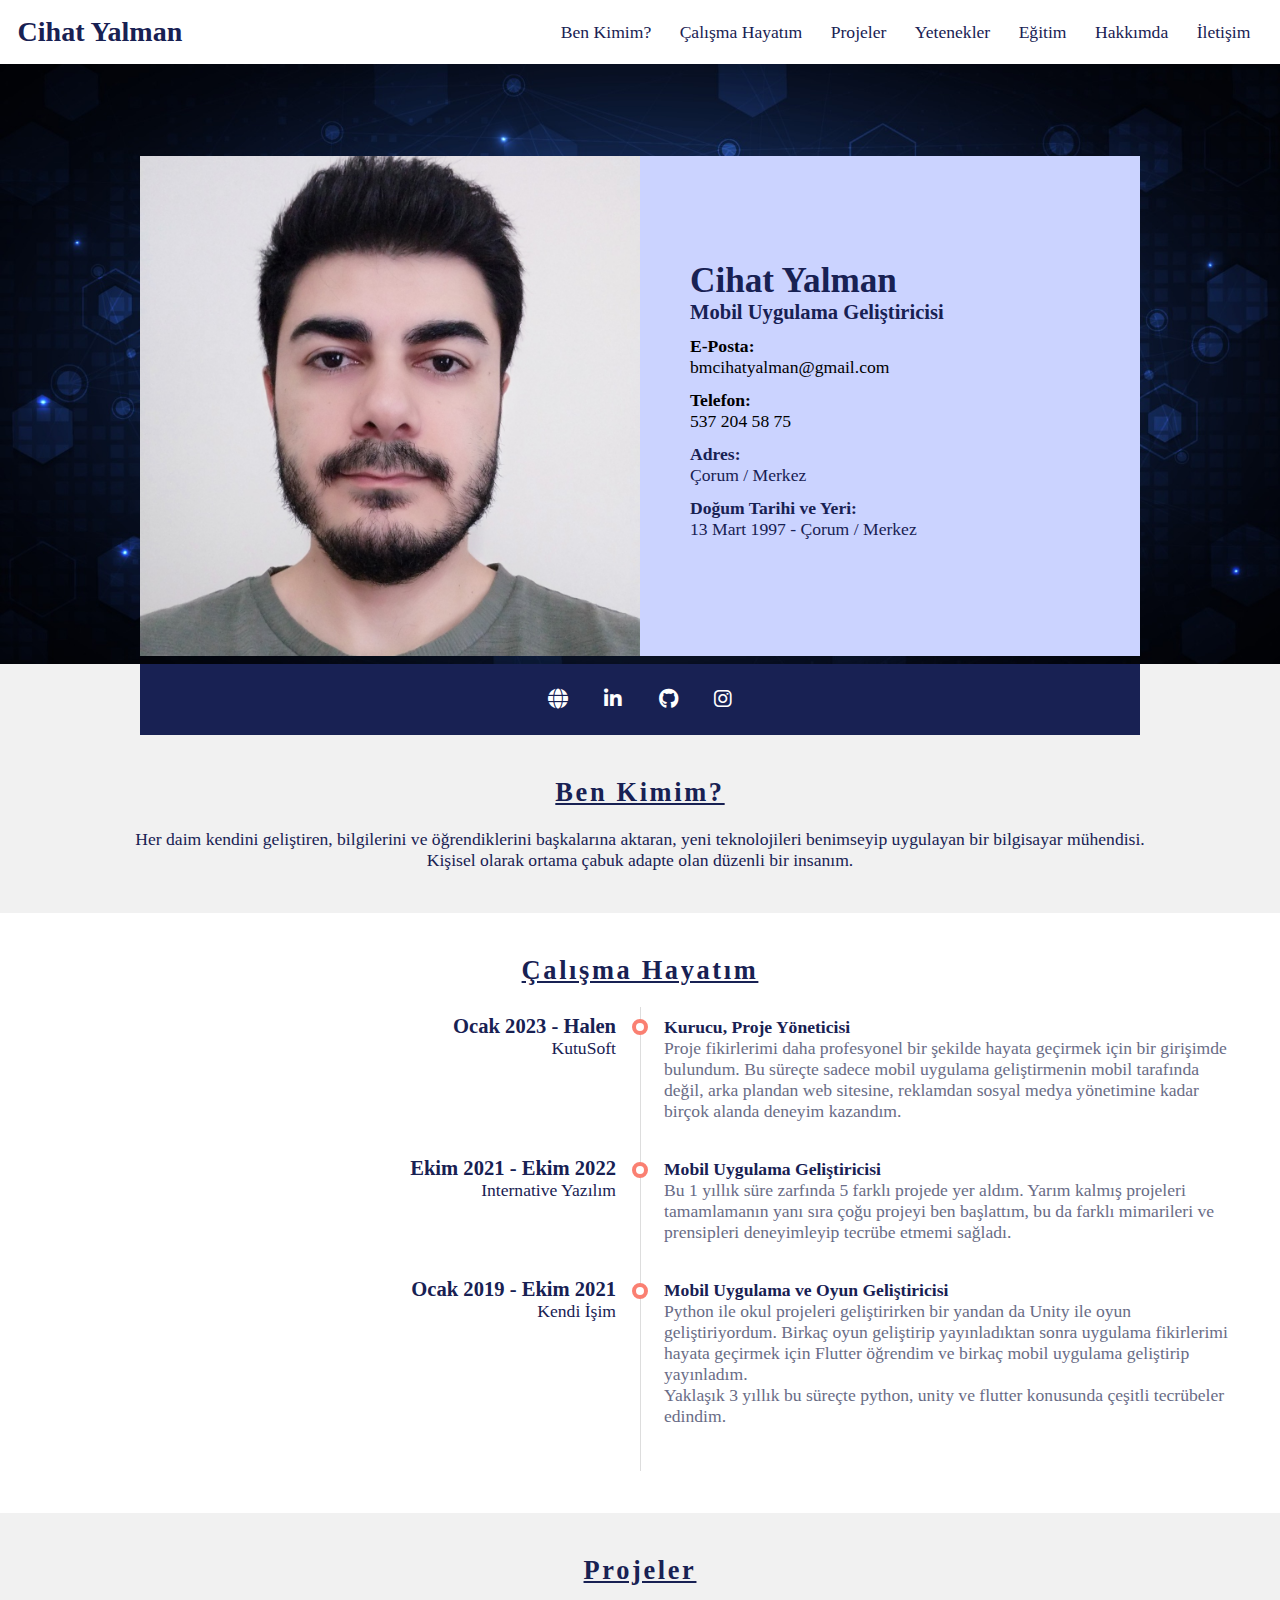
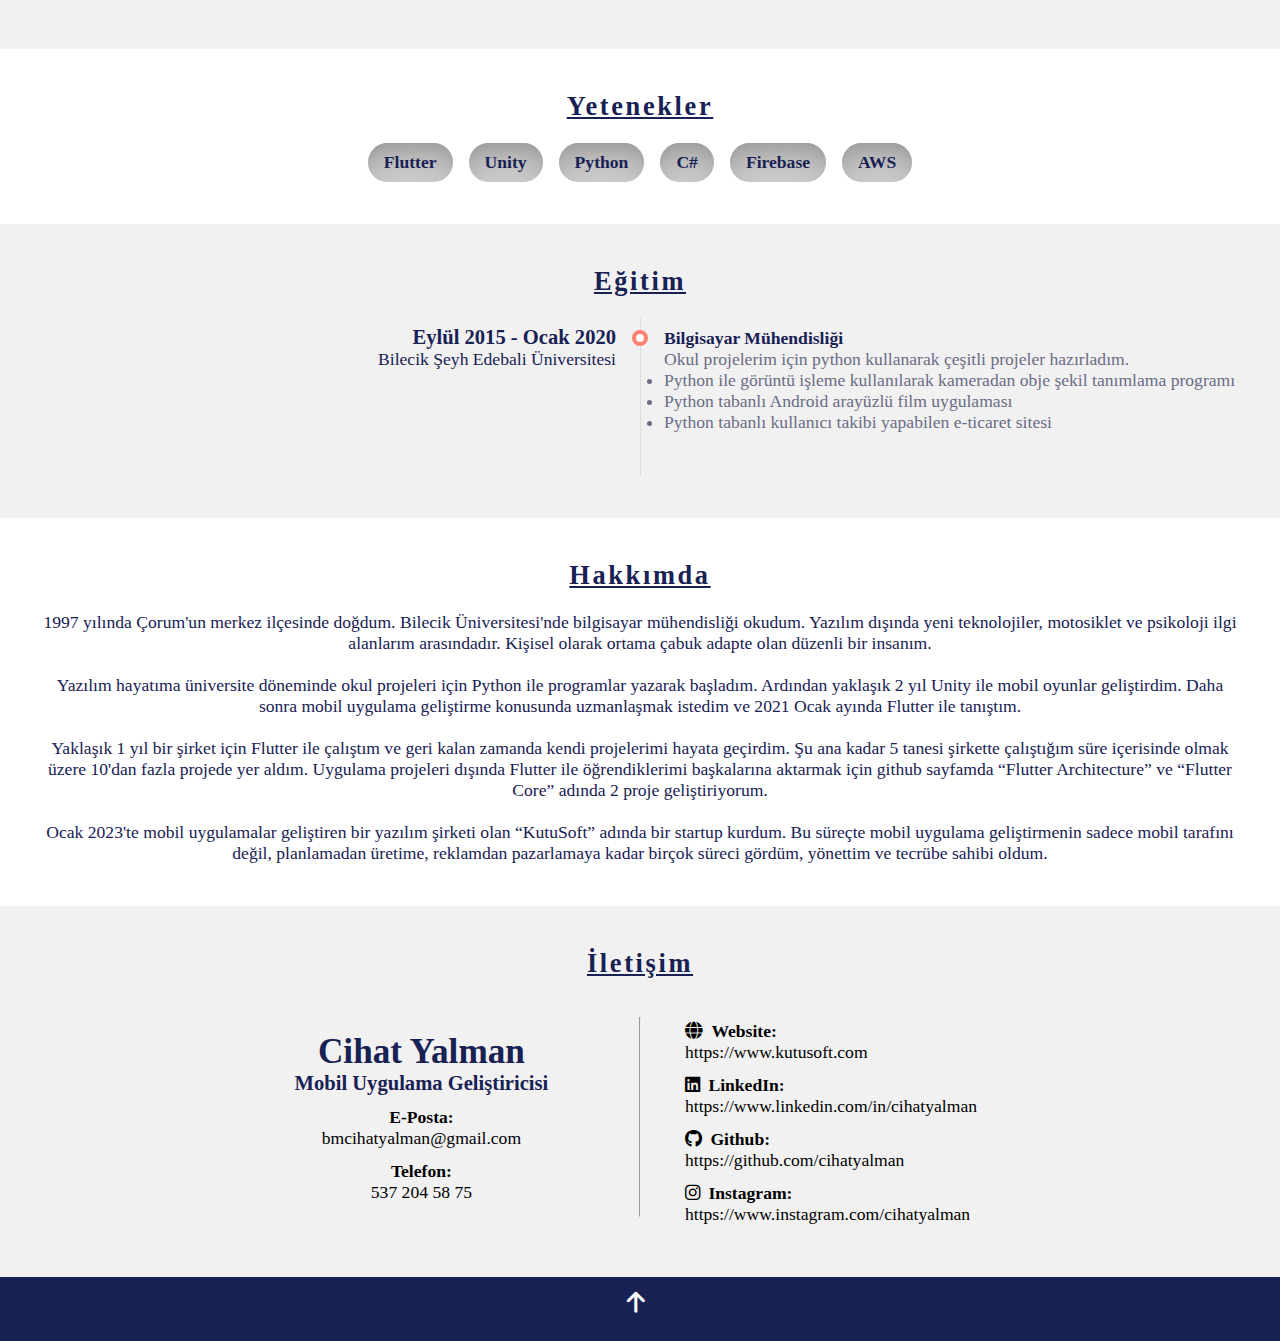
<file: index.html>
<!DOCTYPE html>
<html lang="tr">

<head>
    <meta charset="UTF-8">
    <meta name="viewport" content="width=device-width, initial-scale=1.0">
    <title>Cihat Yalman</title>
    <link rel="icon" type="image/x-icon" href="/favicon.png">
    <meta name="keywords" content="portfolyo, cv, uygulama, mobil uygulama, flutter, yazılım, oyun, mobil oyun">
    <meta name="description" content="Portfolyo">

    <script src="https://code.jquery.com/jquery-3.7.1.min.js"
        integrity="sha256-/JqT3SQfawRcv/BIHPThkBvs0OEvtFFmqPF/lYI/Cxo=" crossorigin="anonymous"></script>

    <link rel="stylesheet" href="/lib/css/global.css">
    <link rel="stylesheet" href="/lib/css/main.css">

    <link rel="stylesheet" href="/lib/snippets/project-item/main.js">
</head>

<body>

    <nav id="navbar-mobile" class="overlay">
        <a href="javascript:void(0)" class="closebtn" onclick="closeNav()">&times;</a>
        <div class="overlay-content">
            <a href="#preface" onclick="closeNav()">Ben Kimim?</a>
            <a href="#work" onclick="closeNav()">Çalışma Hayatım</a>
            <a href="#projects" onclick="closeNav()">Projeler</a>
            <a href="#skills" onclick="closeNav()">Yetenekler</a>
            <a href="#education" onclick="closeNav()">Eğitim</a>
            <a href="#about" onclick="closeNav()">Hakkımda</a>
            <a href="#contact" onclick="closeNav()">İletişim</a>
        </div>
    </nav>

    <header>
        <a href="/">
            <h1>Cihat Yalman</h1>
        </a>
        <div class="menu-button" onclick="openNav()">
            <i class="fa-solid fa-bars"></i>
        </div>
        <nav id="navbar-desktop">
            <a href="#preface">Ben Kimim?</a>
            <a href="#work">Çalışma Hayatım</a>
            <a href="#projects">Projeler</a>
            <a href="#skills">Yetenekler</a>
            <a href="#education">Eğitim</a>
            <a href="#about">Hakkımda</a>
            <a href="#contact">İletişim</a>
        </nav>
    </header>

    <section id="cover">
        <img class="bg-image" src="/assets/images/b2.jpg" alt="BG">
        <div class="info-container">
            <div class="profile-image">
                <img src="/assets/images/profile1.jpeg" alt="Profile Image">
            </div>
            <div class="column2">
                <div class="primary-info">
                    <h1>Cihat Yalman</h1>
                    <h3>Mobil Uygulama Geliştiricisi</h3>
                </div>
                <a href="mailto:bmcihatyalman@gmail.com">
                    <div class="mini-info">
                        <h4>E-Posta:</h4>
                        <p>bmcihatyalman@gmail.com</p>
                    </div>
                </a>
                <a href="tel:+905372045875">
                    <div class="mini-info">
                        <h4>Telefon:</h4>
                        <p>537 204 58 75</p>
                    </div>
                </a>
                <div class="mini-info">
                    <h4>Adres:</h4>
                    <p>Çorum / Merkez</p>
                </div>
                <div class="mini-info">
                    <h4>Doğum Tarihi ve Yeri:</h4>
                    <p>13 Mart 1997 - Çorum / Merkez</p>
                </div>
            </div>
        </div>
    </section>

    <section id="preface" class="white1">
        <div class="contact-info">
            <a href="https://www.kutusoft.com" target="_blank"><i class="fa-solid fa-globe"></i></a>
            <a href="https://www.linkedin.com/in/cihatyalman" target="_blank"><i
                    class="fa-brands fa-linkedin-in"></i></a>
            <a href="https://github.com/cihatyalman" target="_blank"><i class="fa-brands fa-github"></i></a>
            <!-- <a href="https://www.kutusoft.com" target="_blank"><i class="fa-solid fa-k"></i></a> -->
            <a href="https://www.instagram.com/cihatyalman" target="_blank"><i class="fa-brands fa-instagram"></i></a>
        </div>
        <br><br>
        <h2 class="section-title">Ben Kimim?</h2>
        <br>
        <p class="container">
            Her daim kendini geliştiren, bilgilerini ve öğrendiklerini başkalarına aktaran, yeni teknolojileri
            benimseyip uygulayan bir bilgisayar mühendisi.
            <br>
            Kişisel olarak ortama çabuk adapte olan düzenli bir insanım.
        </p>
        <br>
        <br>
    </section>

    <section id="work" class="white0">
        <br><br>
        <h2 class="section-title">Çalışma Hayatım</h2>
        <br>
        <div class="timeline container">
            <div class="entry">
                <div class="title">
                    <h3>Ocak 2023 - Halen</h3>
                    <p>KutuSoft</p>
                </div>
                <div class="body">
                    <h4>Kurucu, Proje Yöneticisi</h4>
                    <!-- <h4>Kurucu, Mobil Uygulama Geliştiricisi</h4> -->
                    <p>
                        Proje fikirlerimi daha profesyonel bir şekilde hayata geçirmek için bir girişimde bulundum. Bu
                        süreçte sadece mobil uygulama geliştirmenin mobil tarafında değil, arka plandan web sitesine,
                        reklamdan sosyal medya yönetimine kadar birçok alanda deneyim kazandım.
                    </p>
                </div>
            </div>
            <div class="entry">
                <div class="title">
                    <h3>Ekim 2021 - Ekim 2022</h3>
                    <p>Internative Yazılım</p>
                </div>
                <div class="body">
                    <h4>Mobil Uygulama Geliştiricisi</h4>
                    <p>
                        Bu 1 yıllık süre zarfında 5 farklı projede yer aldım. Yarım kalmış projeleri tamamlamanın yanı
                        sıra çoğu projeyi ben başlattım, bu da farklı mimarileri ve prensipleri deneyimleyip tecrübe
                        etmemi sağladı.
                    </p>
                </div>
            </div>
            <div class="entry">
                <div class="title">
                    <h3>Ocak 2019 - Ekim 2021</h3>
                    <p>Kendi İşim</p>
                </div>
                <div class="body">
                    <h4>Mobil Uygulama ve Oyun Geliştiricisi</h4>
                    <p>
                        Python ile okul projeleri geliştirirken bir yandan da Unity ile oyun geliştiriyordum. Birkaç
                        oyun geliştirip yayınladıktan sonra uygulama fikirlerimi hayata geçirmek için Flutter öğrendim
                        ve birkaç mobil uygulama geliştirip yayınladım.<br>
                        Yaklaşık 3 yıllık bu süreçte python, unity ve flutter konusunda çeşitli tecrübeler edindim.
                    </p>
                </div>
            </div>
        </div>
        <br><br>
    </section>

    <section id="projects" class="white1">
        <br><br>
        <h2 class="section-title">Projeler</h2>
        <br>
        <div class="project-list container">
        </div>
        <br>
        <br>
    </section>

    <section id="skills" class="white0">
        <br><br>
        <h2 class="section-title">Yetenekler</h2>
        <br>
        <div class="item-list">
            <div class="card">Flutter</div>
            <div class="card">Unity</div>
            <div class="card">Python</div>
            <div class="card">C#</div>
            <div class="card">Firebase</div>
            <div class="card">AWS</div>
        </div>
        <br><br>
    </section>

    <section id="education" class="white1">
        <br><br>
        <h2 class="section-title">Eğitim</h2>
        <br>
        <div class="timeline container">
            <div class="entry">
                <div class="title">
                    <h3>Eylül 2015 - Ocak 2020</h3>
                    <p>Bilecik Şeyh Edebali Üniversitesi</p>
                </div>
                <div class="body">
                    <h4>Bilgisayar Mühendisliği</h4>
                    <p>
                        Okul projelerim için python kullanarak çeşitli projeler hazırladım.
                        <br>
                    </p>
                    <ul>
                        <li>Python ile görüntü işleme kullanılarak kameradan obje şekil tanımlama programı</li>
                        <li>Python tabanlı Android arayüzlü film uygulaması</li>
                        <li>Python tabanlı kullanıcı takibi yapabilen e-ticaret sitesi</li>
                    </ul>
                </div>
            </div>
        </div>
        <br><br>
    </section>

    <section id="about" class="white0">
        <br><br>
        <h2 class="section-title">Hakkımda</h2>
        <br>
        <p class="container">
            1997 yılında Çorum'un merkez ilçesinde doğdum. Bilecik Üniversitesi'nde bilgisayar mühendisliği okudum.
            Yazılım dışında yeni teknolojiler, motosiklet ve psikoloji ilgi alanlarım arasındadır. Kişisel olarak ortama
            çabuk adapte olan düzenli bir insanım.
            <br><br>
            Yazılım hayatıma üniversite döneminde okul projeleri için Python ile programlar yazarak başladım. Ardından
            yaklaşık 2 yıl Unity ile mobil oyunlar geliştirdim. Daha sonra mobil uygulama geliştirme konusunda
            uzmanlaşmak istedim ve 2021 Ocak ayında Flutter ile tanıştım.
            <br><br>
            Yaklaşık 1 yıl bir şirket için Flutter ile çalıştım ve geri kalan zamanda kendi projelerimi hayata geçirdim.
            Şu ana kadar 5 tanesi şirkette çalıştığım süre içerisinde olmak üzere 10'dan fazla projede yer aldım.
            Uygulama projeleri dışında Flutter ile öğrendiklerimi başkalarına aktarmak için github sayfamda “Flutter
            Architecture” ve “Flutter Core” adında 2 proje geliştiriyorum.
            <br><br>
            Ocak 2023'te mobil uygulamalar geliştiren bir yazılım şirketi olan “KutuSoft” adında bir startup kurdum. Bu
            süreçte mobil uygulama geliştirmenin sadece mobil tarafını değil, planlamadan üretime, reklamdan
            pazarlamaya kadar birçok süreci gördüm, yönettim ve tecrübe sahibi oldum.
        </p>
        <br>
        <br>
    </section>

    <section id="contact" class="white1">
        <br><br>
        <h2 class="section-title">İletişim</h2>
        <br>
        <div class="contact-list container">
            <div class="contact-list1">
                <div class="primary-info">
                    <h1>Cihat Yalman</h1>
                    <h3>Mobil Uygulama Geliştiricisi</h3>
                </div>
                <a href="mailto:bmcihatyalman@gmail.com">
                    <div class="mini-info">
                        <h4>E-Posta:</h4>
                        <p>bmcihatyalman@gmail.com</p>
                    </div>
                </a>
                <a href="tel:+905372045875">
                    <div class="mini-info">
                        <h4>Telefon:</h4>
                        <p>537 204 58 75</p>
                    </div>
                </a>
            </div>
            <hr>
            <div class="contact-list2">
                <a href="https://www.kutusoft.com">
                    <div class="mini-info">
                        <div class="mini-info-details">
                            <i class="fa-solid fa-globe"></i>
                            <h4>Website:</h4>
                        </div>
                        <p>https://www.kutusoft.com</p>
                    </div>
                </a>
                <a href="https://www.linkedin.com/in/cihatyalman">
                    <div class="mini-info">
                        <div class="mini-info-details">
                            <i class="fa-brands fa-linkedin"></i>
                            <h4>LinkedIn:</h4>
                        </div>
                        <p>https://www.linkedin.com/in/cihatyalman</p>
                    </div>
                </a>
                <a href="https://github.com/cihatyalman">
                    <div class="mini-info">
                        <div class="mini-info-details">
                            <i class="fa-brands fa-github"></i>
                            <h4>Github:</h4>
                        </div>
                        <p>https://github.com/cihatyalman</p>
                    </div>
                </a>
                <a href="https://www.instagram.com/cihatyalman">
                    <div class="mini-info">
                        <div class="mini-info-details">
                            <i class="fa-brands fa-instagram"></i>
                            <h4>Instagram:</h4>
                        </div>
                        <p>https://www.instagram.com/cihatyalman</p>
                    </div>
                </a>
            </div>
        </div>
        <br>
        <br>
    </section>

    <footer>
        <a href="#">
            <div class="content">
                <i class="fa-solid fa-arrow-up"></i>
            </div>
        </a>
    </footer>

</body>
<script src="/lib/snippets/project-item/main.js"></script>
<link rel="stylesheet" href="/lib/snippets/project-item/main.css">
<script>

    // Page Init
    $(function () {
        var columns = $("#projects .project-list");
        initProjectItem(columns);
    });


    function openNav() {
        document.getElementById("navbar-mobile").style.width = "100%";
    }
    function closeNav() {
        document.getElementById("navbar-mobile").style.width = "0%";
    }

</script>

</html>
</file>
<file: lib/css/main.css>
html {
  font-size: 0.9em;
}

.section-title {
  text-decoration: underline;
  letter-spacing: 0.1em;
}

/* #region Mobile Navbar */
#navbar-mobile {
  width: 0;
  height: 100%;
  text-align: center;
  position: fixed;
  z-index: 99;
  background-color: rgba(0, 0, 0, 0.9);
  overflow-x: hidden;
  transition: 0.25s;

  .overlay-content {
    position: relative;
    top: 25%;
  }
  a {
    padding: 8px;
    text-decoration: none;
    font-size: 24px;
    color: #818181;
    display: block;
    transition: 0.3s;
  }
  a:hover,
  a:focus {
    color: #f1f1f1;
  }
  .closebtn {
    width: 80px;
    height: 80px;
    text-align: center;
    align-content: center;
    position: absolute;
    right: 0px;
    padding: 0;
    font-size: 60px;
  }
}
/* #endregion */

/* #region Header */
header {
  height: 64px;
  background-color: #fff;
  display: flex;
  align-items: center;
  justify-content: space-between;
  padding: 0 1em;

  h1 {
    font-size: 28px;
  }
  a {
    color: #182153;
  }
  .menu-button {
    font-size: 24px;
    cursor: pointer;
    padding: 16px;
  }
  nav {
    display: none;
    a {
      padding: 12px 12px;
    }
  }
  nav a:hover {
    background-color: #182153;
    border-radius: 6px;
    color: white;
    height: 80px;
  }
}
/* #endregion */

/* #region Cover */
#cover {
  height: 670px;
  display: flex;
  justify-content: center;
  align-items: flex-end;

  .bg-image {
    position: absolute;
    width: 100%;
    height: 670px;
    z-index: -1;
    object-fit: cover;
  }
  .info-container {
    text-align: center;
    margin-bottom: 8px;
    width: 300px;
    background-color: #cbd3ff;

    .profile-image img {
      width: 300px;
      height: 300px;
      object-fit: cover;
      object-position: 50% 20%;
    }
    .column2 {
      padding: 10px 0;
      font-size: 0.9em;

      .primary-info {
        margin-bottom: 12px;
      }
    }
    .mini-info {
      margin-bottom: 12px;
    }
  }
}

/* #endregion */

/* #region Preface */
#preface {
  text-align: center;
  display: flex;
  flex-direction: column;
  align-items: center;

  p {
    padding: 0 1em;
  }
}
#preface .contact-info {
  width: 300px;
  padding: 24px;
  background-color: #182153;
}
#preface .contact-info a {
  padding: 16px;
  font-size: 20px;
  color: white;
}
/* #endregion */

/* #region Work */
#work {
  text-align: center;
  padding: 0 1em;

  .timeline {
    padding: 8px 0;
    position: relative;
    &:before {
      content: "";
      position: absolute;
      top: 0px;
      bottom: 0px;
      width: 1px;
      background: #ddd;
    }
    &:after {
      content: "";
      display: table;
      clear: both;
    }
  }
  .entry {
    clear: both;
    text-align: left;
    .title {
      float: left;
      width: 50%;
      padding-right: 24px;
      text-align: right;
      position: relative;
      &:before {
        content: "";
        position: absolute;
        width: 8px;
        height: 8px;
        border: 4px solid salmon;
        background-color: #fff;
        border-radius: 100%;
        top: 10%;
        right: -8px;
        z-index: 9;
      }
    }
    .body {
      margin: 0 0 2em;
      float: right;
      width: 50%;
      padding-top: 2px;
      padding-left: 24px;
      p {
        color: #696c86;
      }
    }
  }
}
/* #endregion */

/* #region Projects */
#projects {
  text-align: center;
  padding: 0 1em;

  .project-list {
    display: flex;
    flex-direction: column;
    gap: 10px;
  }
}
/* #endregion */

/* #region Skills */
#skills {
  text-align: center;
  padding: 0 1em;

  .item-list {
    display: flex;
    justify-content: center;
    flex-wrap: wrap;
    gap: 16px;

    .card {
      padding: 9px 16px;
      border-radius: 30px;
      background: lightgrey;
      box-shadow: rgba(150, 150, 150, 0.5) 0px 30px 50px -12px inset,
        rgba(50, 50, 50, 0.5) 0px 18px 26px -18px inset;
      font-weight: 700;
    }
  }
}
/* #endregion */

/* #region Education */
#education {
  text-align: center;
  padding: 0 1em;

  .timeline {
    padding: 8px 0;
    position: relative;
    &:before {
      content: "";
      position: absolute;
      top: 0px;
      bottom: 0px;
      width: 1px;
      background: #ddd;
    }
    &:after {
      content: "";
      display: table;
      clear: both;
    }
  }
  .entry {
    clear: both;
    text-align: left;
    .title {
      float: left;
      width: 50%;
      padding-right: 24px;
      text-align: right;
      position: relative;
      &:before {
        content: "";
        position: absolute;
        width: 8px;
        height: 8px;
        border: 4px solid salmon;
        background-color: #fff;
        border-radius: 100%;
        top: 10%;
        right: -8px;
        z-index: 9;
      }
    }
    .body {
      margin: 0 0 2em;
      float: right;
      width: 50%;
      padding-top: 2px;
      padding-left: 24px;
      p {
        color: #696c86;
      }
      ul {
        color: #696c86;
      }
    }
  }
}
/* #endregion */

/* #region About */
#about {
  text-align: center;
  padding: 0 1em;
}
/* #endregion */

/* #region Contact */
#contact {
  text-align: center;
  padding: 0 1em;

  .contact-list {
    text-align: center;

    hr {
      margin: 1em;
    }
  }
  .contact-list .mini-info {
    margin-top: 12px;
  }
  .contact-list .contact-list2 .mini-info-details h4 {
    display: inline;
    margin-left: 4px;
  }
}
/* #endregion */

/* #region Footer */
footer {
  padding-bottom: 10px;
  height: 64px;
  background-color: #182153;
  color: #fff;
  display: flex;
  justify-content: center;
  align-items: center;
  font-size: 24px;
  letter-spacing: 8px;

  a {
    width: 100%;
    height: 100%;
    text-align: center;
    align-content: center;
    color: #fff;
  }
}
/* #endregion */

@media (min-width: 460px) {
  html {
    font-size: 1em;
  }

  #projects .project-list {
    .project-item {
      font-size: 1.05em;

      img {
        width: 80px;
        height: 80px;
      }
    }
  }
}
@media (min-width: 768px) {
  html {
    font-size: 1.1em;
  }

  #cover {
    height: 600px;

    .bg-image {
      height: 600px;
    }
    .info-container {
      display: flex;
      width: 90%;
      min-width: 600px;
      max-width: 1000px;

      .profile-image {
        width: 50%;
        height: 500px;

        img {
          width: 100%;
          height: 100%;
        }
      }
      .column2 {
        width: 50%;
        padding: 0 5%;
        text-align: start;
        align-self: center;
        font-size: 1em;
      }
    }
  }
  #preface .contact-info {
    width: 90%;
    min-width: 600px;
    max-width: 1000px;
  }
  #projects .project-list {
    flex-direction: row;
    flex-wrap: wrap;
    justify-content: center;

    .project-item {
      width: 45%;
      font-size: 1.05em;

      img {
        width: 100px;
        height: 100px;
      }
    }
  }
  #contact .contact-list {
    display: flex;
    justify-content: center;
    align-items: center;

    .contact-list1 {
      width: 400px;
    }
    hr {
      height: 200px;
    }
    .contact-list2 {
      padding-left: 1.5em;
      text-align: start;
      width: 400px;
    }
  }
}
@media (min-width: 960px) {
  #navbar-mobile {
    display: none;
  }
  header {
    .menu-button {
      display: none;
    }
    nav {
      display: inline-block;
    }
  }
}
</file>
<file: lib/snippets/project-item/main.css>
.project-item {
  width: 100%;
  display: flex;
  padding: 8px;
  border-radius: 12px;
  box-shadow: rgba(60, 64, 67, 0.3) 0px 1px 2px 0px,
    rgba(60, 64, 67, 0.15) 0px 1px 3px 1px;

  img {
    width: 60px;
    height: 60px;
    margin-right: 8px;
    border-radius: 8px;
  }
  .details {
    text-align: start;
    font-size: .8em;
    width: 100%;
    display: flex;
    flex-direction: column;
    justify-content: space-between;
  }
  .details .row3 {
    margin-top: 4px;
    display: flex;
    justify-content: space-between;
    font-size: 1.3em;
  }
  .details .icons {
    margin-right: 12px;
    display: flex;
    gap: 16px;
    align-items: flex-end;
  }
}
</file>
<file: lib/css/global.css>
@import url("https://cdnjs.cloudflare.com/ajax/libs/font-awesome/6.5.1/css/all.min.css");

* {
  margin: 0;
  padding: 0;
  box-sizing: border-box;
}

a {
  text-decoration: none;
  color: #000;
}

html {
  font-family: "Avenir";
  color: #182153;
  scroll-behavior: smooth;
}

.container {
  max-width: 1200px;
  margin: 0 auto;
}

/* #region Colors */

.white0 {
  background-color: white;
}
.white1 {
  background-color: #f1f1f1;
}
.primary {
  color: #182153;
}

/* #endregion */
</file>
